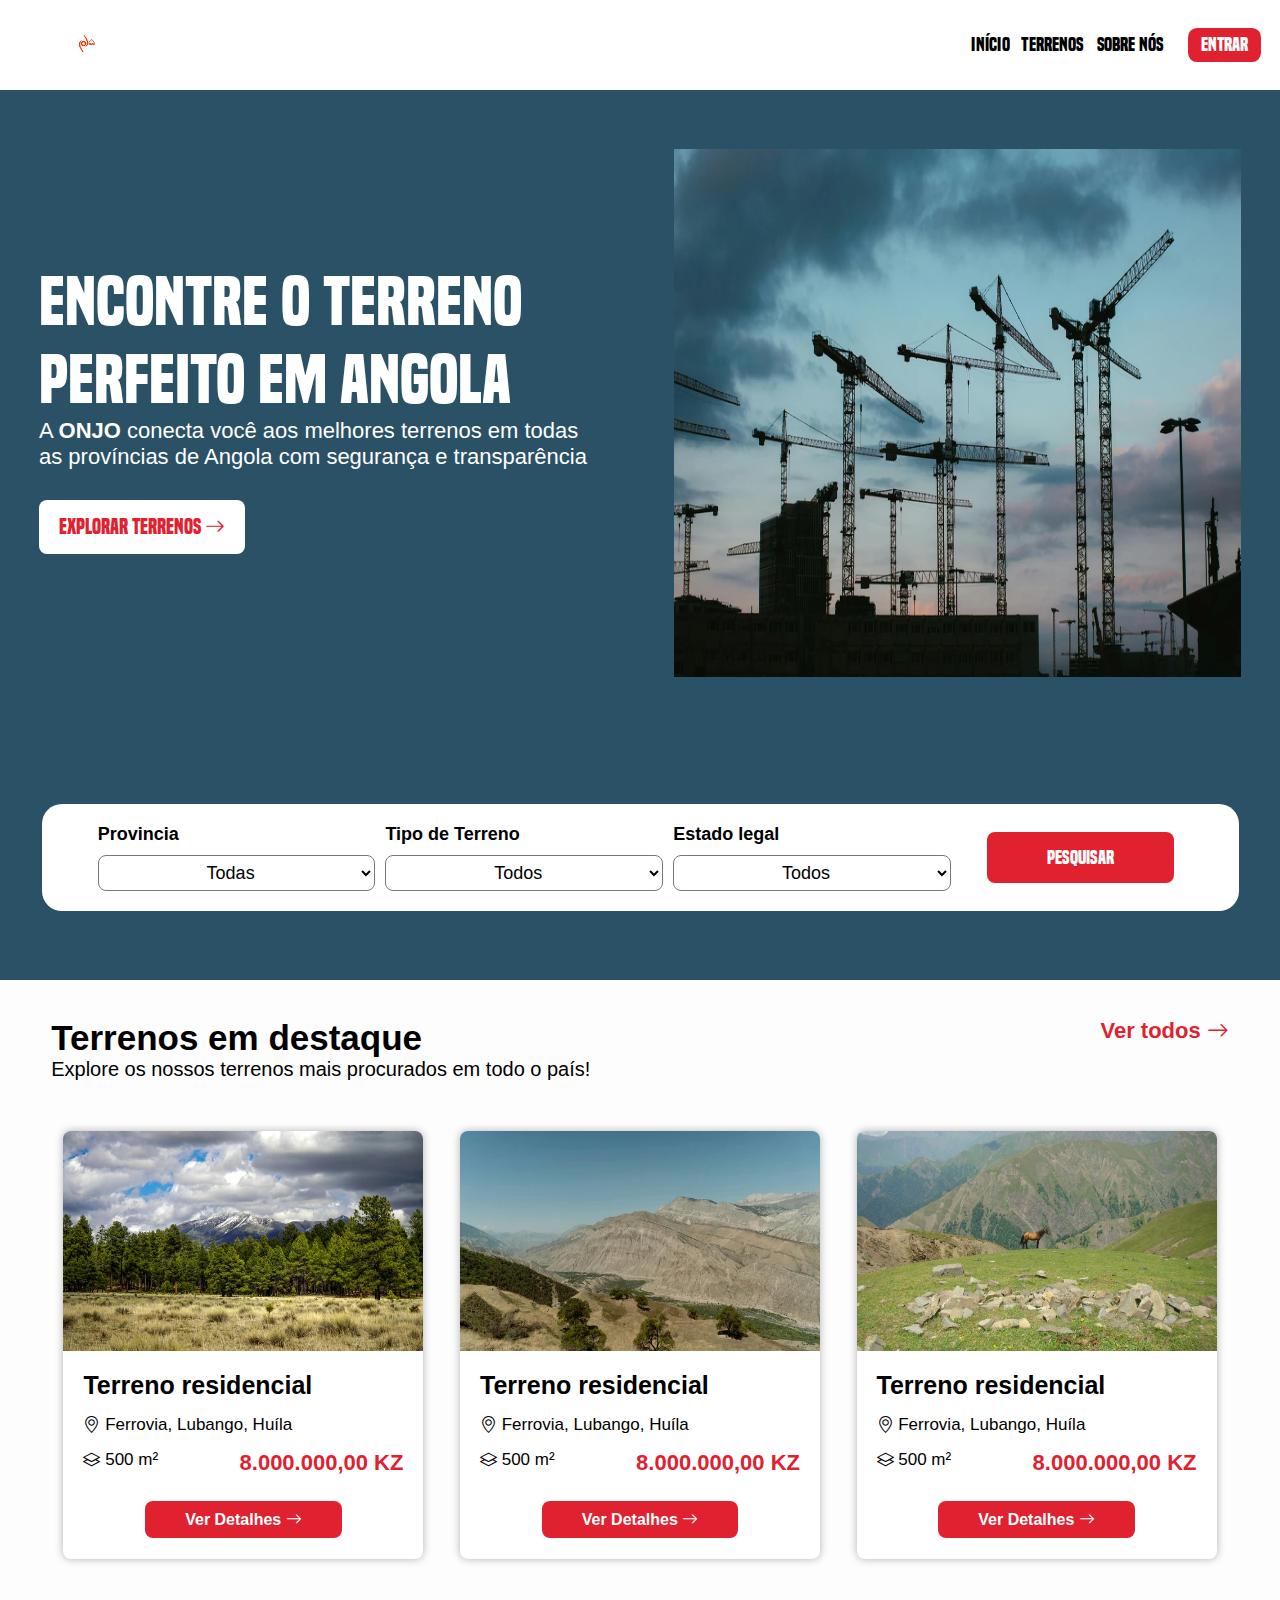
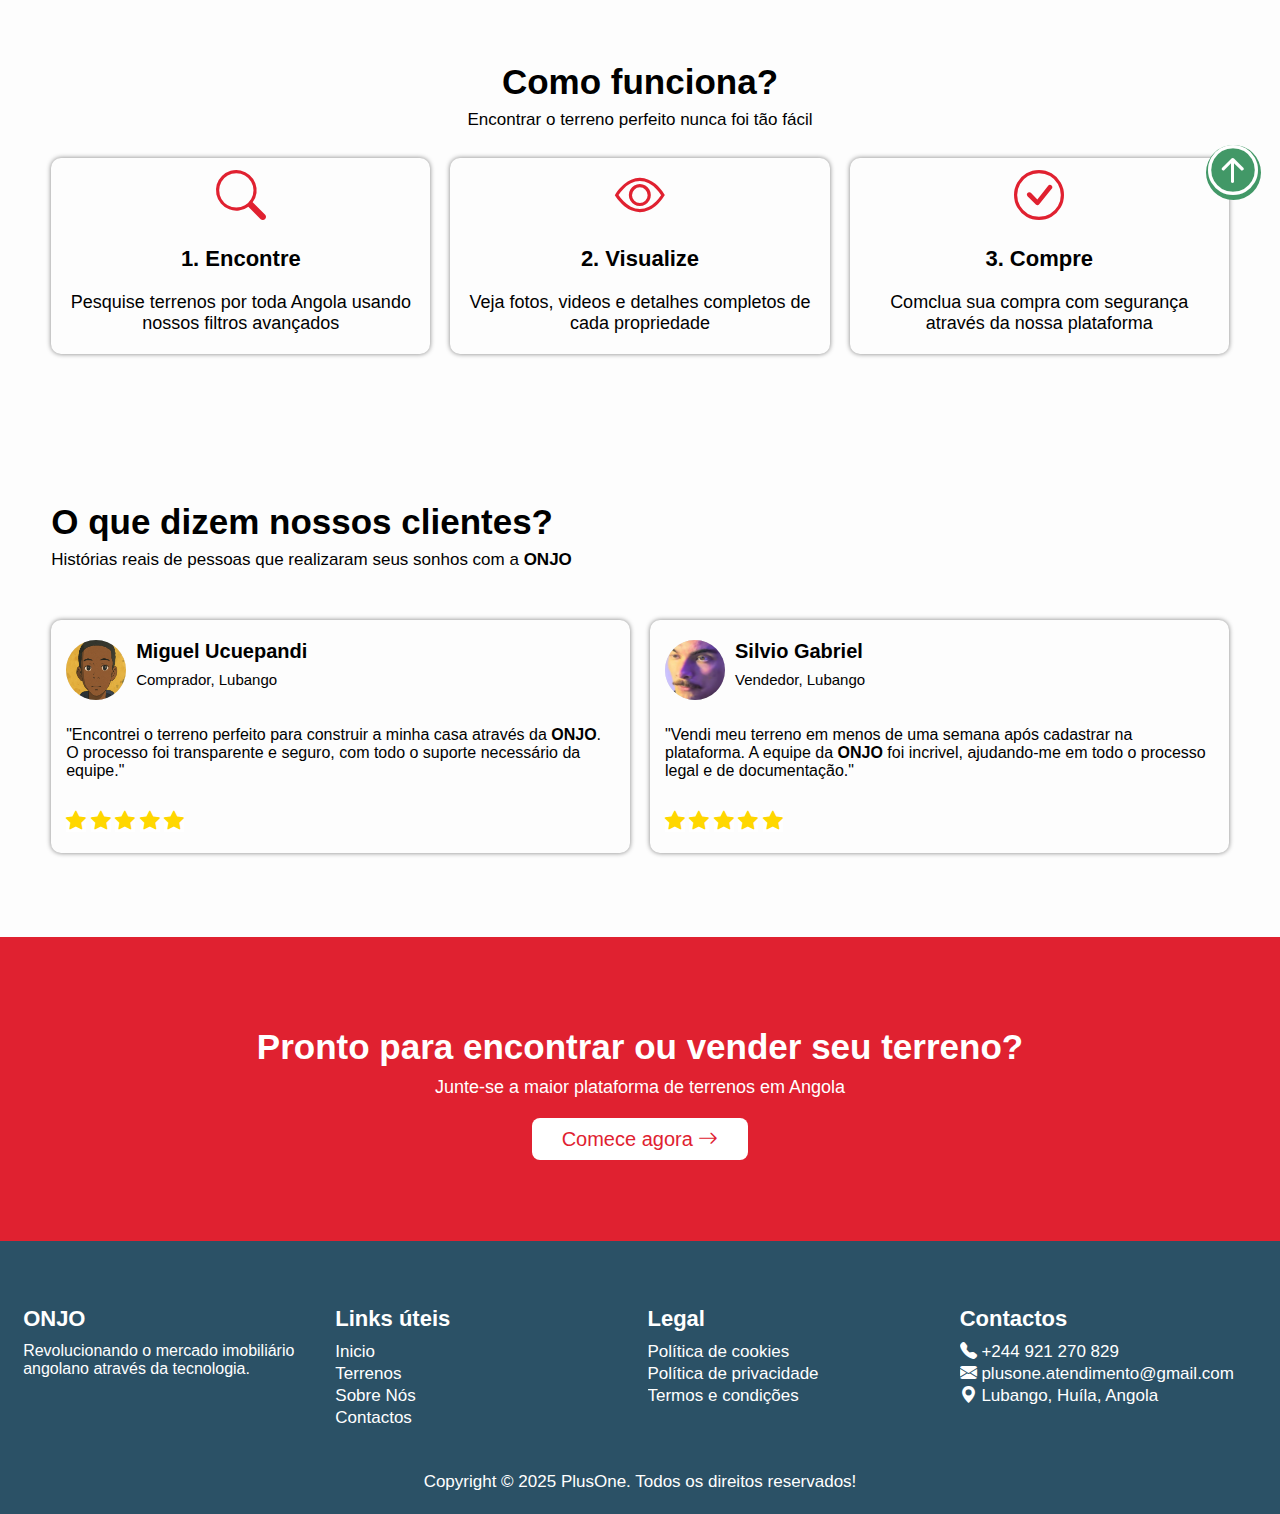
<file: index.html>
<!DOCTYPE html>
<html lang="pt">
<head>
  <meta charset="UTF-8">
  <meta http-equiv="X-UA-Compatible" content="IE=Edge">
  <meta name="viewport" content="width=device-width, initial-scale=1">
  <link rel="stylesheet" href="estilos/bootstrap-icons.css">
  <link rel="stylesheet" href="estilos/header.css">
  <link rel="stylesheet" href="estilos/footer.css">
  <link rel="stylesheet" href="estilos/index.css">
  <title>Onjo - Inicio</title>
</head>
<body>
  
  <a href="#top" id="btnSubir"><i class="bi bi-arrow-up-circle"></i></a>
<header>
    <nav>
        <a id="btnLogin" href="#">Entrar</a>
        <div id="logo">
            <a href="./index.html">
                <img src="imagens/diversas/onjo-logo2.png" alt="" />
            </a>
        </div>
        
        <ul id="lista">
            <li><a href="">Início</a></li>
            <li><a href="">Terrenos</a></li>
            <li><a href="">Sobre Nós</a></li>
        </ul>
        
        <button id="btnMenu">
            <span class="linha"></span>
            <span class="linha esconder"></span>
            <span class="linha"></span>
        </button>
    </nav>
</header>

<main>
    <section id="top">
        <div class="texto">
            <h1>Encontre o terreno perfeito em Angola</h1>
            <p>A <strong>ONJO</strong> conecta você aos melhores terrenos em todas as províncias de Angola com segurança e transparência</p>
            <div class="botoes">
                <a class="bt1" href="#">Explorar terrenos <i class="bi-arrow-right"></i></a>
            </div>
        </div>
        <div class="imagem">
            <img src="imagens/fundos/10.webp" alt="" />  
        </div>
        <div class="filtros">
            <div class="listaSelect">
                <div class="filtro">
                    <label for="provincia">Provincia</label>
                    <select name="provincia" id="provincia">
                        <option value="todas">Todas</option>
                        <option value="">Huíla</option>
                    </select>
                </div>
                <div class="filtro">
                    <label for="tipo">Tipo de Terreno</label>
                    <select name="tipo" id="tipo">
                        <option value="todas">Todos</option>
                        <option value="">Residencial</option>
                        <option value="">Comercial</option>
                        <option value="">Industrial</option>
                        <option value="">Rural</option>
                    </select>
                </div>
                <div class="filtro">
                    <label for="estadoLegal">Estado legal</label>
                    <select name="estadoLegal" id="estadoLegal">
                        <option value="todas">Todos</option>
                        <option value="">Legalizado</option>
                        <option value="">Em regularização</option>
                        <option value="">Não legalizados</option>
                    </select>
                </div>
            </div>
            <div class="botoes">
               <button id="btnPesquisa">Pesquisar</button> 
            </div>
        </div>
    </section>          
    <section id="terrenosEmDestaque">
        <div class="top">
            <div>
                <h1>Terrenos em destaque</h1>
                <p>Explore os nossos terrenos mais procurados em todo o país! </p>
            </div>  
            <a href="#">Ver todos <i class="bi-arrow-right "></i></a>
        </div>
        <div class="listaCard">
            <div class="card">
                <div class="imagem">
                    <img src="imagens/terrenos/1.webp" alt="Imagem do terreno" />
                </div>
                <div class="informacoes">
                    <h2>Terreno residencial </h2>
                    <p><i class="bi-geo-alt"></i> Ferrovia, Lubango, Huíla</p>
                    <p class="preco"><span><i class="bi bi-layers"></i> 500 m²</span><strong>8.000.000,00 KZ</strong></p>
                </div>
                <div class="botoes">
                    <a href="paginas/terreno.html">Ver Detalhes <i class="bi-arrow-right"></i></a>
                </div>
            </div>
            <div class="card">
                <div class="imagem">
                    <img src="imagens/terrenos/2.webp" alt="Imagem do terreno" />
                </div>
                <div class="informacoes">
                    <h2>Terreno residencial </h2>
                    <p><i class="bi-geo-alt"></i> Ferrovia, Lubango, Huíla</p>
                    <p class="preco"><span><i class="bi bi-layers"></i> 500 m²</span><strong>8.000.000,00 KZ</strong></p>
                </div>
                <div class="botoes">
                    <a href="paginas/terreno.html" >Ver Detalhes <i class="bi-arrow-right"></i></a>
                </div>
            </div>
            <div class="card">
                <div class="imagem">
                    <img src="imagens/terrenos/3.webp" alt="Imagem do terreno" />
                </div>
                <div class="informacoes">
                    <h2>Terreno residencial </h2>
                    <p><i class="bi-geo-alt"></i> Ferrovia, Lubango, Huíla</p>
                    <p class="preco"><span><i class="bi bi-layers"></i> 500 m²</span><strong>8.000.000,00 KZ</strong></p>
                </div>
                <div class="botoes">
                    <a href="paginas/terreno.html">Ver Detalhes <i class="bi-arrow-right"></i></a>
                </div>
            </div>
        </div>
    </section>
    
    <section id="comoFunciona">
        <h1>Como funciona?</h1>
        <p>Encontrar o terreno perfeito nunca foi tão fácil</p>
        <div class="listaCard">
            <div class="card">
                <div class="imagem">
                    <i class="bi-search"></i>
                </div>
                <h3>1. Encontre</h3>
                <p>Pesquise terrenos por toda Angola usando nossos filtros avançados</p>
            </div>
            <div class="card">
                <div class="imagem">
                    <i class="bi-eye"></i>
                </div>
                <h3>2. Visualize</h3>
                <p>Veja fotos, videos e detalhes completos de cada propriedade</p>
            </div>
            <div class="card">
                <div class="imagem">
                    <i class="bi-check-circle"></i>
                </div>
                <h3>3. Compre</h3>
                <p>Comclua sua compra com segurança através da nossa plataforma</p>
            </div>
        </div>
    </section>
    
    <section id="testemunhos">
        <h1>O que dizem nossos clientes?</h1>
        <p>Histórias reais de pessoas que realizaram seus sonhos com a <strong>ONJO</strong></p>
        <div class="listaCard">
            <div class="card">
                <div class="person">
                    <div class="imagem">
                        <img src="imagens/perfil/miguel.jpg" alt="" />
                    </div>
                    <div class="dados">
                        <h2>Miguel Ucuepandi</h2>
                        <p>Comprador, Lubango</p>
                    </div>
                </div>
                <div class="texto">
                    <p>"Encontrei o terreno perfeito para construir a minha casa através da <strong>ONJO</strong>. O processo foi transparente e seguro, com todo o suporte necessário da equipe."</p>
                </div>
                <div class="classificacao">
                    <i class="bi-star-fill "></i>
                    <i class="bi-star-fill "></i>
                    <i class="bi-star-fill "></i>
                    <i class="bi-star-fill "></i>
                    <i class="bi-star-fill "></i>
                </div>
            </div>
            <div class="card">
                <div class="person">
                    <div class="imagem">
                        <img src="imagens/perfil/silvio.jpg" alt="" />
                    </div>
                    <div class="dados">
                        <h2>Silvio Gabriel</h2>
                        <p>Vendedor, Lubango</p>
                    </div>
                </div>
                <div class="texto">
                    <p>"Vendi meu terreno em menos de uma semana após cadastrar na plataforma. A equipe da <strong>ONJO</strong> foi incrivel, ajudando-me em todo o processo legal e de documentação."</p>
                </div>
                <div class="classificacao">
                    <i class="bi-star-fill "></i>
                    <i class="bi-star-fill "></i>
                    <i class="bi-star-fill "></i>
                    <i class="bi-star-fill "></i>
                    <i class="bi-star-fill "></i>
                </div>
            </div>
        </div>
    </section>
    <section id="convite">
        <h1>Pronto para encontrar ou vender seu terreno?</h1>
        <p>Junte-se a maior plataforma de terrenos em Angola</p>
        <a href="#">Comece agora <i class="bi-arrow-right "></i></a>
    </section>
</main>

 <!-- Início do footer  -->
    <footer >
        <section id="self">
            <h2>ONJO</h2>
            <div>
                Revolucionando o mercado imobiliário angolano através da tecnologia.
            </div>
        </section>
        <section id="linksU">
            <h2>Links úteis</h2>
            <a href="#">Inicio</a>
            <a href="#">Terrenos</a>
            <a href="#">Sobre Nós</a>
            <a href="#">Contactos</a>
        </section>
        <section id="legal">
            <h2>Legal</h2>
            <a href="#">Política de cookies</a>
            <a href="#">Política de privacidade </a>
            <a href="#">Termos e condições</a>
        </section>
        <section id="contacto">
            <h2>Contactos</h2>
            <div class="contacto">
               <a href="tel:+244 921 270 929"><i class="bi bi-telephone-fill"></i> +244 921 270 829</a>
               <a href="mailto:plusone.atendimento@gmail.com?subject=AgroLink"><i class="bi bi-envelope-fill"></i> plusone.atendimento@gmail.com</a>
               <a href="#"><i class="bi-geo-alt-fill"></i> Lubango, Huíla, Angola</a>
            </div>
        </section>
        <section id="copy">
            <a href="#">Copyright &copy; 2025 PlusOne. Todos os direitos reservados!</a>
        </section>
    </footer>
    <!-- fim do footer   -->

  <script src="scripts/header.js"></script>
</body>
</html>
</file>
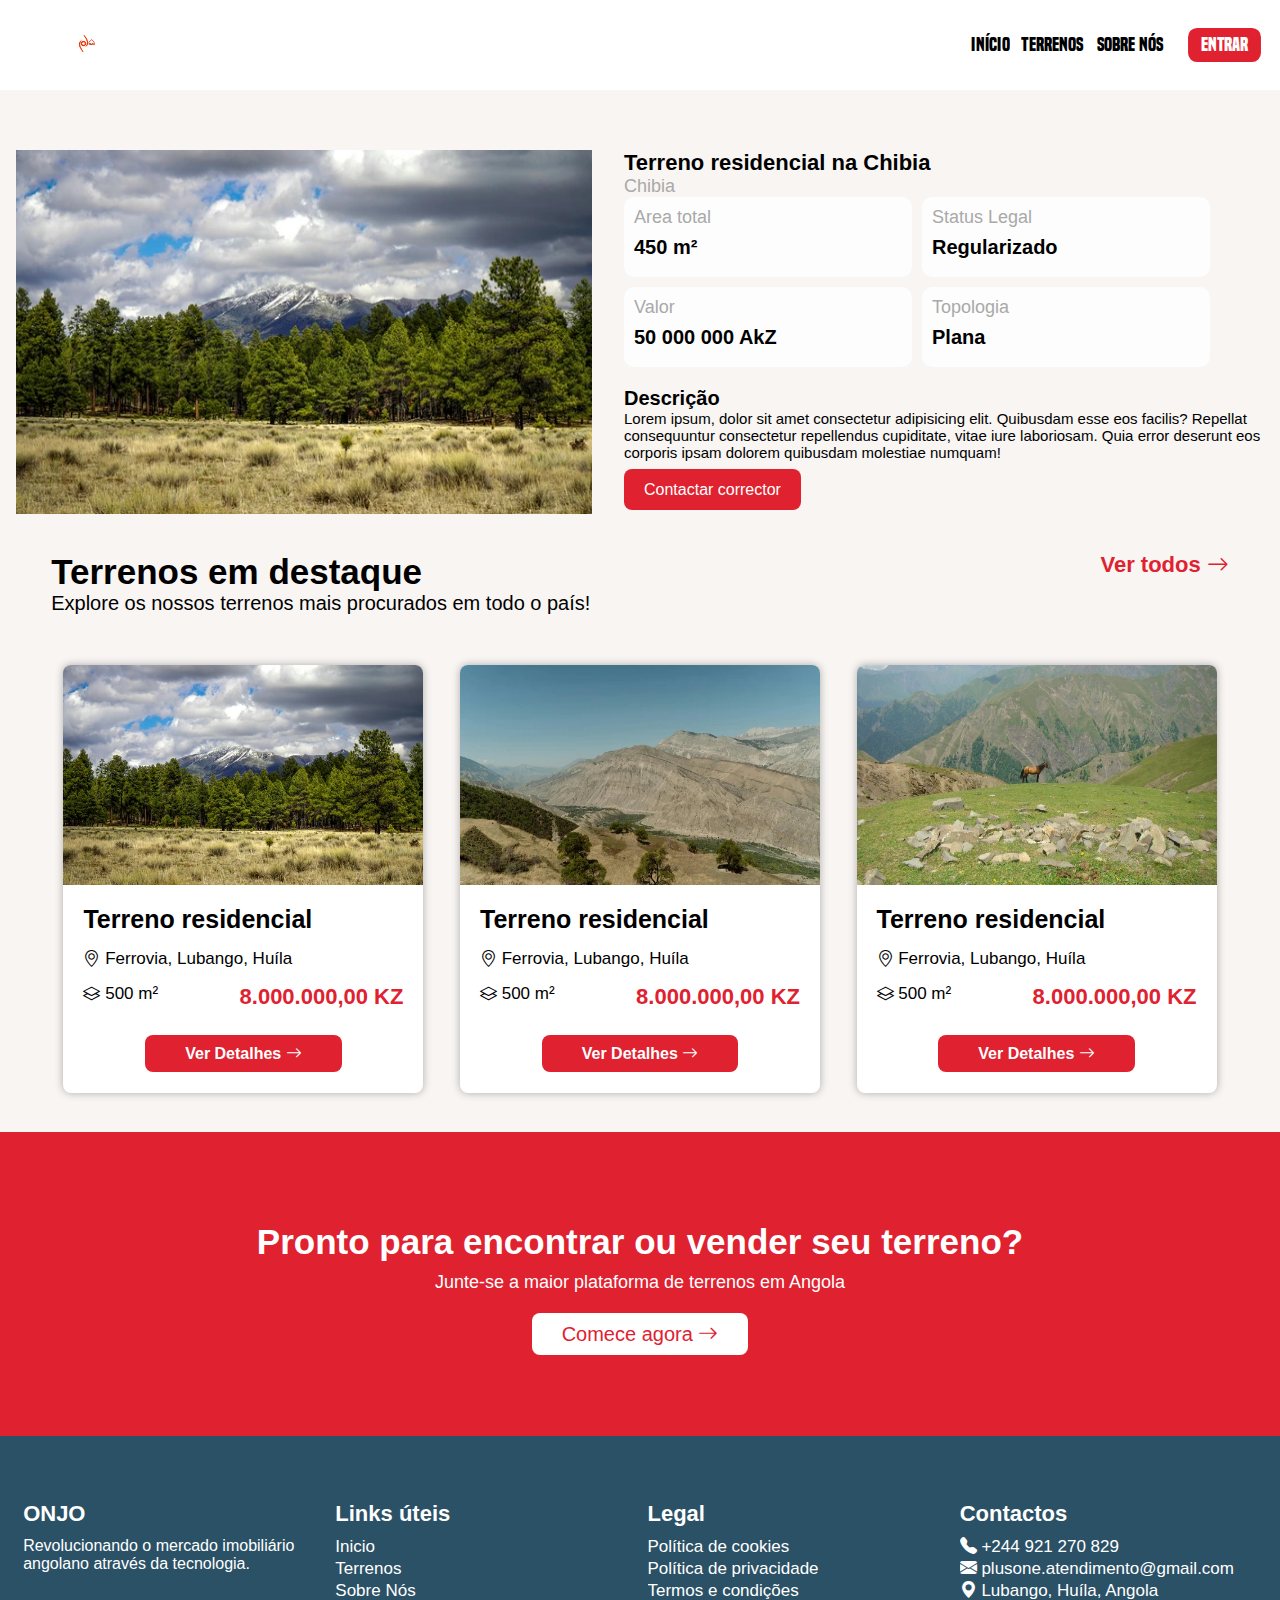
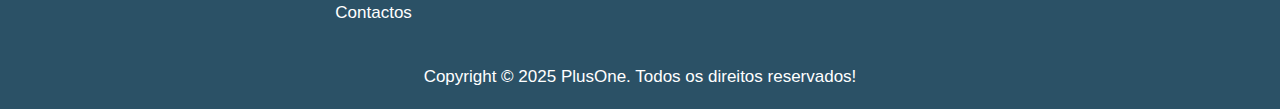
<file: paginas/terreno.html>
<!DOCTYPE html>
<html lang="pt">
<head>
  <meta charset="UTF-8">
  <meta http-equiv="X-UA-Compatible" content="IE=Edge">
  <meta name="viewport" content="width=device-width, initial-scale=1">
  <link rel="stylesheet" href="../estilos/bootstrap-icons.css">
  <link rel="stylesheet" href="../estilos/header.css">
  <link rel="stylesheet" href="../estilos/footer.css">
  <link rel="stylesheet" href="../estilos/terreno.css">
  <title>Onjo - Terreno - detalhes</title>
</head>
<body>
  
  <a href="#top" id="btnSubir"><i class="bi bi-arrow-up-circle"></i></a>
<header>
    <nav>
        <a id="btnLogin" href="#">Entrar </a>
        <div id="logo">
            <a href="./index.html">
                <img src="../imagens/diversas/onjo-logo2.png" alt="" />
            </a>
        </div>
        
        <ul id="lista">
            <li><a href="">Início</a></li>
            <li><a href="">Terrenos</a></li>
            <li><a href="">Sobre Nós</a></li>
        </ul>
        
        <button id="btnMenu">
            <span class="linha"></span>
            <span class="linha esconder"></span>
            <span class="linha"></span>
        </button>
    </nav>
</header>

<main>
        <section id="top">
            <div class="fotos">
                <a href="../imagens/terrenos/1.webp"><img src="../imagens/terrenos/1.webp" alt=""></a>
            </div>
            <div class="dados">
                <h1>Terreno residencial na Chibia </h1>
                <span>Chibia</span>
                <div class="cards">
                    <div>
                        <span>Area total</span>
                        <h2>450 m²</h2>
                    </div>
                    <div>
                        <span>Status Legal</span>
                        <h2>Regularizado</h2>
                    </div>
                    <div>
                        <span>Valor</span>
                        <h2>50 000 000 AkZ</h2>
                    </div>
                    <div>
                        <span>Topologia </span>
                        <h2>Plana</h2>
                    </div>
                </div>
                <div class="descricao">
                    <h2>Descrição </h2>
                    <p>Lorem ipsum, dolor sit amet consectetur adipisicing elit. Quibusdam esse eos facilis? Repellat consequuntur consectetur repellendus cupiditate, vitae iure laboriosam. Quia error deserunt eos corporis ipsam dolorem quibusdam molestiae numquam!</p>
                </div>
                <div class="btnContacto">
                    <a href="#"> Contactar corrector</a>
                </div>
            </div>
        </section>      
    <section id="terrenosEmDestaque">
        <div class="top">
            <div>
                <h1>Terrenos em destaque</h1>
                <p>Explore os nossos terrenos mais procurados em todo o país! </p>
            </div>  
            <a href="#">Ver todos <i class="bi-arrow-right "></i></a>
        </div>
        <div class="listaCard">
            <div class="card">
                <div class="imagem">
                    <img src="../imagens/terrenos/1.webp" alt="Imagem do terreno" />
                </div>
                <div class="informacoes">
                    <h2>Terreno residencial </h2>
                    <p><i class="bi-geo-alt"></i> Ferrovia, Lubango, Huíla</p>
                    <p class="preco"><span><i class="bi bi-layers"></i> 500 m²</span><strong>8.000.000,00 KZ</strong></p>
                </div>
                <div class="botoes">
                    <a href="terreno.html">Ver Detalhes <i class="bi-arrow-right"></i></a>
                </div>
            </div>
            <div class="card">
                <div class="imagem">
                    <img src="../imagens/terrenos/2.webp" alt="Imagem do terreno" />
                </div>
                <div class="informacoes">
                    <h2>Terreno residencial </h2>
                    <p><i class="bi-geo-alt"></i> Ferrovia, Lubango, Huíla</p>
                    <p class="preco"><span><i class="bi bi-layers"></i> 500 m²</span><strong>8.000.000,00 KZ</strong></p>
                </div>
                <div class="botoes">
                    <a href="terreno.html" >Ver Detalhes <i class="bi-arrow-right"></i></a>
                </div>
            </div>
            <div class="card">
                <div class="imagem">
                    <img src="../imagens/terrenos/3.webp" alt="Imagem do terreno" />
                </div>
                <div class="informacoes">
                    <h2>Terreno residencial </h2>
                    <p><i class="bi-geo-alt"></i> Ferrovia, Lubango, Huíla</p>
                    <p class="preco"><span><i class="bi bi-layers"></i> 500 m²</span><strong>8.000.000,00 KZ</strong></p>
                </div>
                <div class="botoes">
                    <a href="terreno.html">Ver Detalhes <i class="bi-arrow-right"></i></a>
                </div>
            </div>
        </div>
    </section>

    <section id="convite">
        <h1>Pronto para encontrar ou vender seu terreno?</h1>
        <p>Junte-se a maior plataforma de terrenos em Angola</p>
        <a href="#">Comece agora <i class="bi-arrow-right "></i></a>
    </section>
</main>

 <!-- Início do footer  -->
    <footer >
        <section id="self">
            <h2>ONJO</h2>
            <div>
                Revolucionando o mercado imobiliário angolano através da tecnologia.
            </div>
        </section>
        <section id="linksU">
            <h2>Links úteis</h2>
            <a href="#">Inicio</a>
            <a href="#">Terrenos</a>
            <a href="#">Sobre Nós</a>
            <a href="#">Contactos</a>
        </section>
        <section id="legal">
            <h2>Legal</h2>
            <a href="#">Política de cookies</a>
            <a href="#">Política de privacidade </a>
            <a href="#">Termos e condições</a>
        </section>
        <section id="contacto">
            <h2>Contactos</h2>
            <div class="contacto">
               <a href="tel:+244 921 270 929"><i class="bi bi-telephone-fill"></i> +244 921 270 829</a>
               <a href="mailto:plusone.atendimento@gmail.com?subject=AgroLink"><i class="bi bi-envelope-fill"></i> plusone.atendimento@gmail.com</a>
               <a href="#"><i class="bi-geo-alt-fill"></i> Lubango, Huíla, Angola</a>
            </div>
        </section>
        <section id="copy">
            <a href="#">Copyright &copy; 2025 PlusOne. Todos os direitos reservados!</a>
        </section>
    </footer>
    <!-- fim do footer   -->

  <script src="../scripts/header.js"></script>
</body>
</html>
</file>
<file: estilos/header.css>
/* ========== Início do Header ==========*/
header{
    width: 100%;
    height: 90px;
    position: fixed;
    top: 0;
    left: 0;
    width: 100%;
    z-index: 100;
    padding: 0px 60px;
    transition: .5s;
    background-color: #fff;
}

header nav{
    width: 100%;
    height: 100%;
    display: flex;
    justify-content: space-between;
    align-items: center;
    padding-right: 50px;
}
header nav div#logo {
    display: flex;
    justify-content: center;
    align-items: center;
    gap: 10px;
}

header nav div#logo a img {
    height: 55px;
    width: 55px;
}

header nav a#btnLogin {
    font-size: 20px;
    color: #fff;
    font-weight: 700;
    display: block;
    transform: scale(0.9);
    border: 2px solid var(--cor1);
    background-color: var(--cor1);
    border-radius: 10px;
    padding: 5px 12px;
    position: absolute;
    right: 15px;
    font-family: var(--font1);
}
header nav ul{
    display: flex;
    list-style: none;
}
header nav ul li{
    margin: 3px;
}
header nav ul a{
    font-size: 20px;
    text-decoration: none;
    color: var(--dark);
    font-weight: 700;
    transition: .3s;
    display: block;
    transform: scale(0.9);
    font-family: var(--font1);

}
header nav ul a.ativo, header nav ul a:hover{
    color: var(--cor1);
    border-bottom: 4px solid var(--cor1);
    transform: scale(1);
}
header nav button#btnMenu{
    height: 50px;
    width: 40px;
    border: none;
    cursor: pointer;
    padding: 2px;
    background-color: transparent;
    display: none;
}
header nav button#btnMenu span.linha{
    height: 4px;
    width: 100%;
    background-color: var(--cor5);
    display: block;
    margin: 6px auto;
    position: relative;
    transform-origin: center;
}
header nav button.ativar span.linha:nth-child(2){
    visibility: hidden;
}
header nav button.ativar span.linha:nth-child(1){
    transform: translateY(9px) rotate(-42deg);
    transition: 0.2s;
}
header nav button.ativar span.linha:nth-child(3){
    transform: translateY(-11px) rotate(42deg);
    transition: 0.2s;
}
header.rolou {
    height: 80px;
    box-shadow: 0 0 20px #ccc;
}
@media (max-width: 800px) {
    header{
        height: 80px;
        padding: 5px 20px;
    }
    header.rolou {
        height: 65px;
    }
    header nav {
        padding-right: 0;
    }
    header nav div#logo a {
        font-size: 35px;
    }
    header nav a#btnLogin {
        right: 60px;
    }
    
    header nav button#btnMenu{
        display: block;
    }
    
    header nav ul{
        position: absolute;
        top: 65px;
        left: 1000px;
        background-color: var(--cor4);
        width: 100%;
        display: flex;
        flex-direction: column;
        z-index: 100;
        padding: 20px 0px 10px 0px;
        transition: .8s;
        box-shadow: 0px 3px 5px rgba(0, 0, 0, 0.5);
    }
    header nav ul li{
        margin: 5px;
    }
    header nav ul li a{
        padding-left: 10px;
        font-size: 18px;
        border-left: 5px solid transparent;
        color: #fff;
    }
    header nav ul a.ativo, header nav ul a:hover{
        transform: scale(0.9);
        border: none;
        border-left: 5px solid var(--cor2);
    }
    header nav ul.mostrar{
        left: 0px;
    }
}

/* ========== Fim do Header ==========*/
</file>
<file: estilos/footer.css>
/* ========== Início do footer ==========*/

footer {
	width: 100%;
	background-color: #333;
	background-color: var(--cor4);
	display: flex;
	justify-content: center;
	flex-wrap: wrap;
	gap: 5px;
	padding: 50px 0px 0px 0px;
    transition: all 0.3s ease-in-out;
}
footer#footerInicio{
	width: 100%;
}
footer section {
	width: 24%;
	color: #fff;
	padding: 5px;
}
footer section h2 {
	font-size: 22px;
	margin: 10px 0;
}
footer section p,
footer section a {
	font-size: 17px;
	margin: 2px 0;
	display: block;
	text-decoration: none;
	color: #fff;
	width: 100%;
	text-wrap: nowrap;
	text-overflow: ellipsis;
	overflow: hidden;
}


footer section#copy {
	width: 100%;
	text-align: center;
	background-color: var(--cor6);
	margin: 10px 0 0 0;
	padding: 20px 10px;
}


@media (max-width: 800px) {
	footer {
        width: 100%;
    }
	footer section {
		width: 30%;
	}
	footer section#copy{
		width: 100%;
	}
}

@media (max-width: 600px) {
	footer section {
		width: 95%;
	}
	footer section#copy{
		font-size: 15px;
		width: 100%;
	}
}
</file>
<file: estilos/index.css>
/* ========== Reset e Raiz ==========*/
*{
    margin: 0px;
    padding: 0px;
    font-family: Arial, Helvetica, sans-serif;
    box-sizing: border-box;
    scroll-behavior: smooth;
    text-decoration: none;
    list-style: none;
}
@font-face {
    font-family: "font1";
    src: url("../fonts/built titling bd.ttf") format("truetype");
}

:root {
    --cor1: #E02130;
    --cor2: #FAB243;
    --cor3: #429867;
    --cor4: #2b5166;
    --cor5: #482344;
    
    --font1: font1;
}

body {
    background-color: #fdfdfd;
}

a#btnSubir {
    background-color: var(--cor3);
    position: fixed;
    bottom: -100%;
    right: 1.5%;
    z-index: 400;
    color: #fff;
    font-size: 50px;
    border-radius: 50%;
    height: 55px;
    width: 55px;
    display: flex;
    align-items: center;
    justify-content: center;
    transition: 0.7s;
    padding: 0px 0 2px 0;
}
a#btnSubir.aparece {
    bottom: 2%;
    animation: crescer 0.5s infinite alternate ease-in-out;
}
@media (max-width: 700px) {
    a#btnSubir.aparece {
        font-size: 35px;
        height: 40px;
        width: 40px;
    }
}

main section#top {
    margin: 80px 0 0 0;
    display: flex;
    justify-content: space-around;
    align-items: center;
    flex-wrap: wrap;
    gap: 10px;
    background-color: var(--cor4);
    padding: 10px;
    height: 100vh;
    min-height: 500px;
    max-height: 1000px;
}
main section#top div.texto {
    width: 45%;
}

main section#top div.texto h1 {
    color: #fff;
    font-size: 65px;
    font-family: var(--font1);

}

main section#top div.texto p {
    color: #fff;
    font-size: 22px;

}

main section#top div.texto div.botoes {
    display: flex;
    margin: 30px 0 10px 0;
    gap: 10px;
}

main section#top div.texto div.botoes a {
    padding: 15px 20px;
    color: #fff;
    border-radius: 8px;
    font-size: 20px;
    font-family: var(--font1);

}

main section#top div.texto div.botoes a.bt1 {
    background-color: #fff;
    color: var(--cor1);
}

main section#top div.imagem {
    background-color: #ddd;
    height: 60%;
    width: 45%;
}

main section#top div.imagem img {
    height: 100%;
    width: 100%;
}

main section#top div.filtros {
    background-color: #fff;
    width: 95%;
    border-radius: 20px;
    padding: 20px;
    display: flex;
    justify-content: space-between;
    align-items: center;
    
}
main section#top div.filtros div.listaSelect {
    display: flex;
    justify-content: center;
    gap: 10px;
    width: 80%;
}

main section#top div.filtros div.listaSelect div.filtro {
    display: flex;
    justify-content: center;
    flex-direction: column;
    gap: 10px;
    width: 30%;
}

main section#top div.filtros div.listaSelect div.filtro label {
    font-weight: bold;
    font-size: 18px;
}

main section#top div.filtros div.listaSelect div.filtro select {
    padding: 6px 10px;
    border-radius: 8px;
    text-align: center;
    font-weight: 420;
    font-size: 18px;
    background-color: #fff;
    outline-color: var(--cor1);
}

main section#top div.filtros div.botoes {
    width: 20%;
}

main section#top div.filtros div.botoes button {
    background-color: var(--cor1);
    color: #fff;
    padding: 15px 60px;
    border: 0;
    border-radius: 8px;
    font-size: 18px;
    font-weight: 600;
    font-family: var(--font1);
}

@media (max-width: 800px) {
    main section#top div.texto {
        width: 45%;
    }
    
    main section#top div.texto h1 {
        font-size: 45px;
    }
    
    main section#top div.texto p {
        font-size: 20px;
    }
    
    main section#top div.texto div.botoes {
        margin: 20px 0 8px 0;
    }
    
    main section#top div.texto div.botoes a {
        font-size: 18px;
    }
    
    main section#top div.imagem {
        height: 40%;
        width: 45%;
    }
    
    main section#top div.filtros {
        border-radius: 20px;
        padding: 20px;
        display: flex;
        justify-content: space-between;
        align-items: center;
    }
    main section#top div.filtros div.listaSelect {
        align-items: flex-end;
        gap: 10px;
        width: 80%;
    }
    
    main section#top div.filtros div.listaSelect div.filtro {
        gap: 10px;
        width: 27%;
    }
    
    main section#top div.filtros div.listaSelect div.filtro label {
        font-weight: bold;
        font-size: 18px;
    }
    
    main section#top div.filtros div.listaSelect div.filtro select {
        padding: 6px 10px;
        font-weight: 420;
        font-size: 18px;
    }
    
    main section#top div.filtros div.botoes {
        width: 20%;
    }
    
    main section#top div.filtros div.botoes button {
        padding: 8px 40px;
        font-size: 18px;
        font-weight: 600;
    }
}


@media (max-width: 600px) {
    main section#top div.texto {
        width: 100%;
    }
    
    main section#top div.texto h1 {
        font-size: 40px;
    }
    
    main section#top div.texto p {
        font-size: 19px;
        margin-top: 10px;
    }
    
    main section#top div.texto div.botoes {
        margin: 20px 0 0 0;
    }
    
    main section#top div.texto div.botoes a {
        font-size: 18px;
    }
    
    main section#top div.imagem {
        height: 90%;
        width: 95%;
        display: none;
    }
    
    main section#top div.filtros {
        border-radius: 10px;
        padding: 20px;
        flex-wrap: wrap;
    }
    main section#top div.filtros div.listaSelect {
        align-items: flex-end;
        gap: 10px;
        width: 80%;
        flex-wrap: wrap;
    }
    
    main section#top div.filtros div.listaSelect div.filtro {
        gap: 10px;
        width: 90%;
    }
    
    main section#top div.filtros div.listaSelect div.filtro label {
        font-weight: bold;
        font-size: 17px;
    }
    
    main section#top div.filtros div.listaSelect div.filtro select {
        padding: 6px 10px;
        font-weight: 420;
        font-size: 16px;
    }
    
    main section#top div.filtros div.botoes {
        width: 80%;
        margin: 20px auto;
    }
    
    main section#top div.filtros div.botoes button {
        padding: 8px 40px;
        font-size: 18px;
        font-weight: 600;
        width: 100%;
    }
}

main section#terrenosEmDestaque {
    padding: 3% 4%;
}

main section#terrenosEmDestaque div.top{
    display: flex;
    justify-content: space-between;
}

main section#terrenosEmDestaque div.top div h1 {
    font-size: 35px;
}

main section#terrenosEmDestaque div.top div p {
    font-size: 20px;
}

main section#terrenosEmDestaque div.top a {
    color: var(--cor1);
    font-size: 22px;
    font-weight: bold;
}

main section#terrenosEmDestaque div.listaCard {
    display: flex;
    justify-content: space-around;
    align-items: center;
    flex-wrap: wrap;
    gap: 12px;
    margin: 50px 0 0 0;
}

main section#terrenosEmDestaque div.listaCard div.card {
    width: 95%;
    max-width: 360px;
    box-shadow: 0 0 8px rgba(0, 0, 0, 0.3);
    border-radius: 8px;
    background-color: #fff;
    overflow: hidden;
}

main section#terrenosEmDestaque div.listaCard div.card div.imagem {
    width: 100%;
    height: 220px;
    background-color: #ddd;
}

main section#terrenosEmDestaque div.listaCard div.card div.imagem img {
    height: 100%;
    width: 100%;
}

main section#terrenosEmDestaque div.listaCard div.card div.informacoes {
    padding: 20px;
}

main section#terrenosEmDestaque div.listaCard div.card div.informacoes h2{
    font-size: 25px;
}

main section#terrenosEmDestaque div.listaCard div.card div.informacoes p {
    font-size: 17px;
    margin: 15px 0;
}

main section#terrenosEmDestaque div.listaCard div.card div.informacoes p.preco {
    display: flex;
    justify-content: space-between;
}

main section#terrenosEmDestaque div.listaCard div.card div.informacoes p.preco strong {
    color: var(--cor1);
    font-size: 22px;
}

main section#terrenosEmDestaque div.listaCard div.card div.botoes {
    padding: 0 0 30px 0;
    text-align: center;
}

main section#terrenosEmDestaque div.listaCard div.card div.botoes a {
    background-color: var(--cor1);
    color: #fff;
    padding: 10px 40px;
    font-size: 16px;
    font-weight: bold;
    border-radius: 8px;
}

@media (max-width: 700px) {
    main section#terrenosEmDestaque div.top div h1 {
        font-size: 30px;
    }
    
    main section#terrenosEmDestaque div.top div p {
        font-size: 15px;
    }
    main section#terrenosEmDestaque div.top a {
        font-size: 18px;
    }
}

main section#comoFunciona {
    padding: 5% 4%;
    text-align: center;
}

main section#comoFunciona h1 {
    font-size: 35px;
}

main section#comoFunciona p {
    font-size: 17px;
    margin: 8px 0;
}

main section#comoFunciona div.listaCard {
    display: flex;
    justify-content: space-around;
    align-items: center;
    gap: 20px;
    padding: 20px 0;
}

main section#comoFunciona div.listaCard div.card {
    box-shadow: 0 0 5px gray;
    border-radius: 10px;
    padding: 10px;
    width: 100%;
}

main section#comoFunciona div.listaCard div.card div.imagem i {
    color: var(--cor1);
    font-size: 50px;
}

main section#comoFunciona div.listaCard div.card h3 {
    margin: 20px 0 10px 0;
    font-size: 22px;
}

main section#comoFunciona div.listaCard div.card p {
    margin: 20px 0 10px 0;
    font-size: 18px;
}

@media (max-width: 700px) {
    main section#comoFunciona div.listaCard {
        flex-wrap: wrap;
    }
}

main section#testemunhos {
    padding: 5% 4%;
}

main section#testemunhos h1 {
    font-size: 35px;
}

main section#testemunhos p {
    font-size: 17px;
    margin: 8px 0 30px 0;
}

main section#testemunhos div.listaCard {
    display: flex;
    justify-content: space-around;
    align-items: center;
    gap: 20px;
    padding: 20px 0;
}

main section#testemunhos div.listaCard div.card {
    box-shadow: 0 0 5px gray;
    border-radius: 10px;
    padding: 20px 15px;
    width: 100%;
}

main section#testemunhos div.listaCard div.card div.person {
    display: flex;
    gap: 10px;
}

main section#testemunhos div.listaCard div.card div.person div.imagem {
    height: 60px;
    width: 60px;
    background-color: #ddd;
    border-radius: 50px;
    overflow: hidden;
}

main section#testemunhos div.listaCard div.card div.person div.imagem img {
    height: 100%;
    width: 100%;
}

main section#testemunhos div.listaCard div.card div.person div.dados h2 {
    font-size: 20px;
}

main section#testemunhos div.listaCard div.card div.person div.dados p {
    font-size: 15px;
}

main section#testemunhos div.listaCard div.card div.texto p {
    font-size: 16px;
    font-weight: 400;
}

main section#testemunhos div.listaCard div.card div.classificacao i{
    color: gold;
    background-color: #fff;
    font-size: 20px;
}

@media (max-width: 700px) {
    main section#testemunhos div.listaCard {
        flex-wrap: wrap;
    }
}

main section#convite {
    background-color: var(--cor1);
    color: #fff;
    text-align: center;
    padding: 90px 2%;
}

main section#convite h1 {
    font-size: 35px;
}

main section#convite p {
    font-size: 18px;
    font-weight: 500;
    margin: 10px 0 30px 0;
}

main section#convite a {
    background-color: #fff;
    color: var(--cor1);
    font-weight: 500;
    font-size: 20px;
    padding: 10px 30px;
    border-radius: 8px;
}

@media (max-width: 500px) {
    main section#convite h1 {
        font-size: 30px;
    }
    
    main section#convite p {
        font-size: 16px;
    }
    
    main section#convite a {
        font-size: 18px;
        padding: 10px 25px;
    }
}
</file>
<file: estilos/terreno.css>
/* ========== Reset e Raiz ==========*/
*{
    margin: 0px;
    padding: 0px;
    font-family: 'Roboto', Arial, sans-serif;
    box-sizing: border-box;
    scroll-behavior: smooth;
    text-decoration: none;
    list-style: none;
}
@font-face {
    font-family: "font1";
    src: url("../fonts/built titling bd.ttf") format("truetype");
}

:root {
    --cor1: #E02130;
    --cor2: #FAB243;
    --cor3: #429867;
    --cor4: #2b5166;
    --cor5: #482344;
    
    --font1: font1;
}

body {
    background-color: #f8f5f3;
}

a#btnSubir {
    background-color: var(--cor3);
    position: fixed;
    bottom: -100%;
    right: 1.5%;
    z-index: 400;
    color: #fff;
    font-size: 50px;
    border-radius: 50%;
    height: 55px;
    width: 55px;
    display: flex;
    align-items: center;
    justify-content: center;
    transition: 0.7s;
    padding: 0px 0 2px 0;
}
a#btnSubir.aparece {
    bottom: 2%;
    animation: crescer 0.5s infinite alternate ease-in-out;
}
@media (max-width: 700px) {
    a#btnSubir.aparece {
        font-size: 35px;
        height: 40px;
        width: 40px;
    }
}

main {
    margin: 150px 0 0 0;
}

main section#top {
    display: flex;
    justify-content: space-around;
}

main section#top div.fotos {
    width: 45%;
}

main section#top div.fotos a {
    width: 100%;
    height: 100%;
}

main section#top div.fotos a img {
    background-color: #333;
    height: 100%;
    width: 100%;
}

main section#top div.dados {
    width: 50%;
}

main section#top div.dados h1 {
    font-size: 22px;
}

main section#top div.dados span {
    color: darkgray;
    font-weight: 500;
    font-size: 18px;
    margin: 0 0 10px 0;
}

main section#top div.dados div.cards {
    display: flex;
    flex-wrap: wrap;
    gap: 10px;
}

main section#top div.dados div.cards div {
    width: 45%;
    background-color: #fdfdfd;
    padding: 10px;
    border-radius: 10px;
}

main section#top div.dados div.cards div h2 {
    font-size: 20px;
    margin: 8px 0;
}

main section#top div.dados div.descricao h2 {
    margin: 20px 0 0 0;
    font-size: 20px;
}

main section#top div.dados div.descricao p {
    font-size: 15px;
}

main section#top div.dados div.btnContacto {
    margin: 20px 0 15px 0;
}

main section#top div.dados div.btnContacto a{
    background-color: var(--cor1);
    color: #fff;
    padding: 12px 20px;
    font-size: 16px;
    border-radius: 8px;
    font-weight: 500;
}
@media (max-width: 720px) {
    main section#top {
        flex-wrap: wrap;
        gap: 20px;
    }
    
    main section#top div.fotos {
        width: 95%;
    }
    
    main section#top div.dados {
        width: 98%;
    }
    
    main section#top div.dados div.cards {
        margin: 10px 0;
    }
    
    main section#top div.dados div.cards div {
        width: 48%;
    }
}

main section#terrenosEmDestaque {
    padding: 3% 4%;
}

main section#terrenosEmDestaque div.top{
    display: flex;
    justify-content: space-between;
}

main section#terrenosEmDestaque div.top div h1 {
    font-size: 35px;
}

main section#terrenosEmDestaque div.top div p {
    font-size: 20px;
}

main section#terrenosEmDestaque div.top a {
    color: var(--cor1);
    font-size: 22px;
    font-weight: bold;
}

main section#terrenosEmDestaque div.listaCard {
    display: flex;
    justify-content: space-around;
    align-items: center;
    flex-wrap: wrap;
    gap: 12px;
    margin: 50px 0 0 0;
}

main section#terrenosEmDestaque div.listaCard div.card {
    width: 95%;
    max-width: 360px;
    box-shadow: 0 0 8px rgba(0, 0, 0, 0.3);
    border-radius: 8px;
    background-color: #fff;
    overflow: hidden;
}

main section#terrenosEmDestaque div.listaCard div.card div.imagem {
    width: 100%;
    height: 220px;
    background-color: #ddd;
}

main section#terrenosEmDestaque div.listaCard div.card div.imagem img {
    height: 100%;
    width: 100%;
}

main section#terrenosEmDestaque div.listaCard div.card div.informacoes {
    padding: 20px;
}

main section#terrenosEmDestaque div.listaCard div.card div.informacoes h2{
    font-size: 25px;
}

main section#terrenosEmDestaque div.listaCard div.card div.informacoes p {
    font-size: 17px;
    margin: 15px 0;
}

main section#terrenosEmDestaque div.listaCard div.card div.informacoes p.preco {
    display: flex;
    justify-content: space-between;
}

main section#terrenosEmDestaque div.listaCard div.card div.informacoes p.preco strong {
    color: var(--cor1);
    font-size: 22px;
}

main section#terrenosEmDestaque div.listaCard div.card div.botoes {
    padding: 0 0 30px 0;
    text-align: center;
}

main section#terrenosEmDestaque div.listaCard div.card div.botoes a {
    background-color: var(--cor1);
    color: #fff;
    padding: 10px 40px;
    font-size: 16px;
    font-weight: bold;
    border-radius: 8px;
}

@media (max-width: 700px) {
    main section#terrenosEmDestaque div.top div h1 {
        font-size: 30px;
    }
    
    main section#terrenosEmDestaque div.top div p {
        font-size: 15px;
    }
    main section#terrenosEmDestaque div.top a {
        font-size: 18px;
    }
}

main section#convite {
    background-color: var(--cor1);
    color: #fff;
    text-align: center;
    padding: 90px 2%;
}

main section#convite h1 {
    font-size: 35px;
}

main section#convite p {
    font-size: 18px;
    font-weight: 500;
    margin: 10px 0 30px 0;
}

main section#convite a {
    background-color: #fff;
    color: var(--cor1);
    font-weight: 500;
    font-size: 20px;
    padding: 10px 30px;
    border-radius: 8px;
}

@media (max-width: 500px) {
    main section#convite h1 {
        font-size: 30px;
    }
    
    main section#convite p {
        font-size: 16px;
    }
    
    main section#convite a {
        font-size: 18px;
        padding: 10px 25px;
    }
}
</file>
